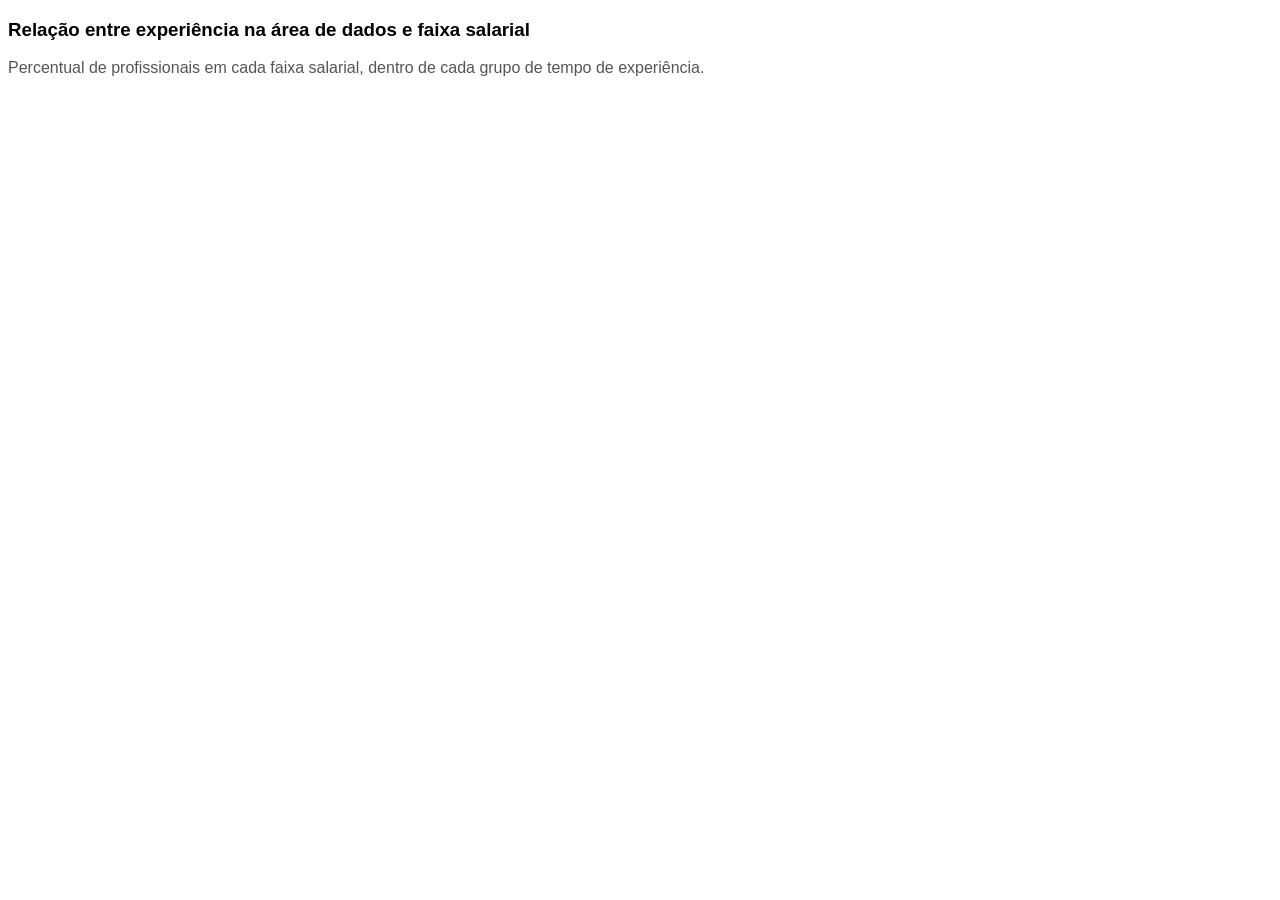
<file: vis02-linhas/index.html>
<!DOCTYPE html>
<html lang="pt-BR">
<head>
  <meta charset="utf-8">
  <title>Relação entre experiência na área de dados e faixa salarial</title>
  <script src="https://d3js.org/d3.v6.js"></script>
  <link rel="stylesheet" href="style.css">
</head>
<body>
  <h3>Relação entre experiência na área de dados e faixa salarial</h3>
  <p class="subtitle">
    Percentual de profissionais em cada faixa salarial, dentro de cada grupo de tempo de experiência.
  </p>
  <div id="my_dataviz"></div>
  <script src="script.js"></script>
</body>
</html>
</file>
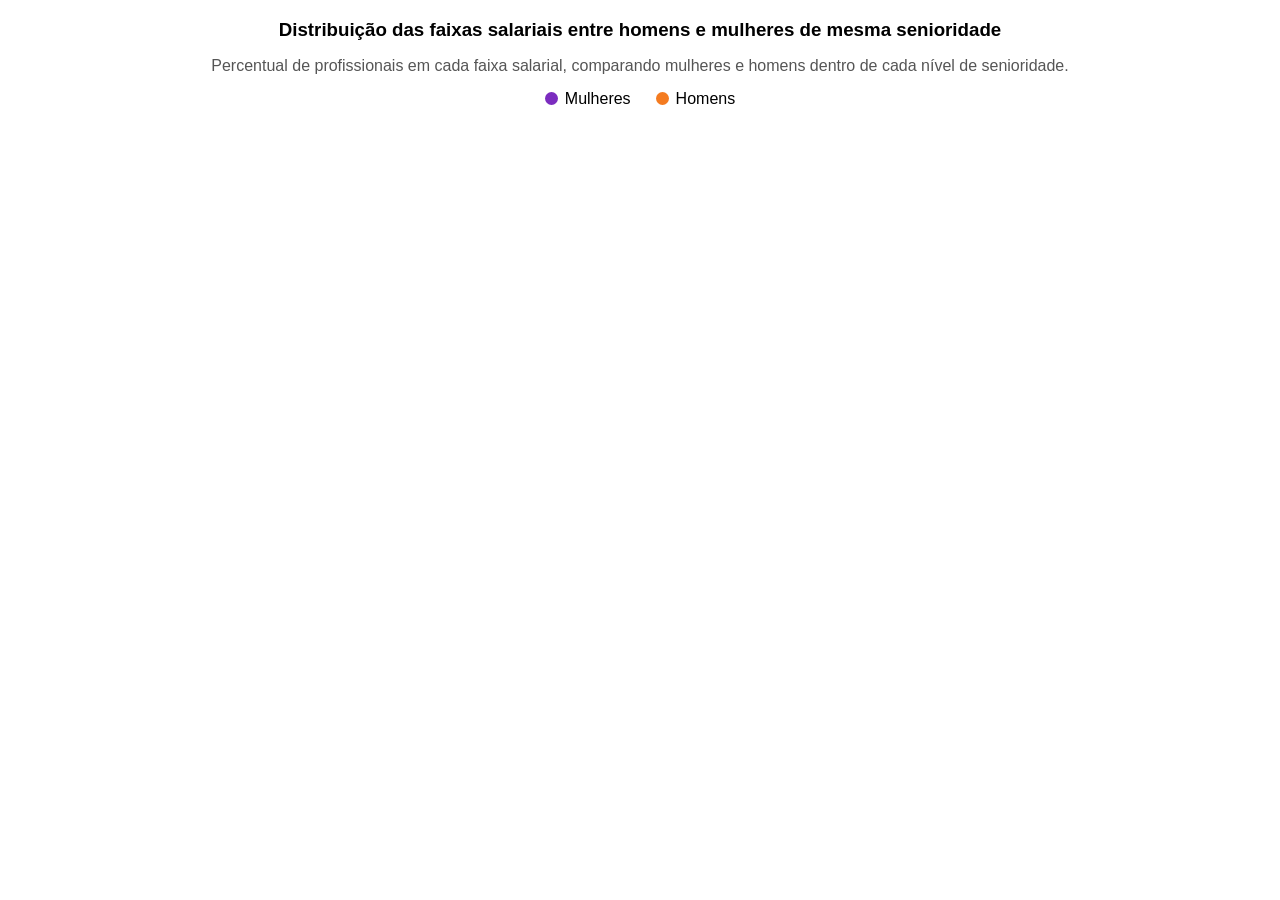
<file: vis03-pontos/index.html>
<!DOCTYPE html>
<html lang="pt-BR">
<head>
  <meta charset="utf-8">
  <title>Faixas salariais entre homens e mulheres de mesma senioridade</title>
  <script src="https://d3js.org/d3.v4.js"></script>
  <link rel="stylesheet" href="style.css">
</head>
<body>
  <h3>
    Distribuição das faixas salariais entre homens e mulheres de mesma senioridade
  </h3>

  <p class="subtitle">
    Percentual de profissionais em cada faixa salarial, comparando
    mulheres e homens dentro de cada nível de senioridade.
  </p>


  <!-- LEGENDA -->
  <div class="legend">

    <div class="legend-item">
      <div class="legend-dot female"></div>
      Mulheres
    </div>

    <div class="legend-item">
      <div class="legend-dot male"></div>
      Homens
    </div>

  </div>


  <!-- GRÁFICO -->
  <div id="my_dataviz"></div>

  <script src="script.js"></script>
</body>
</html>
</file>
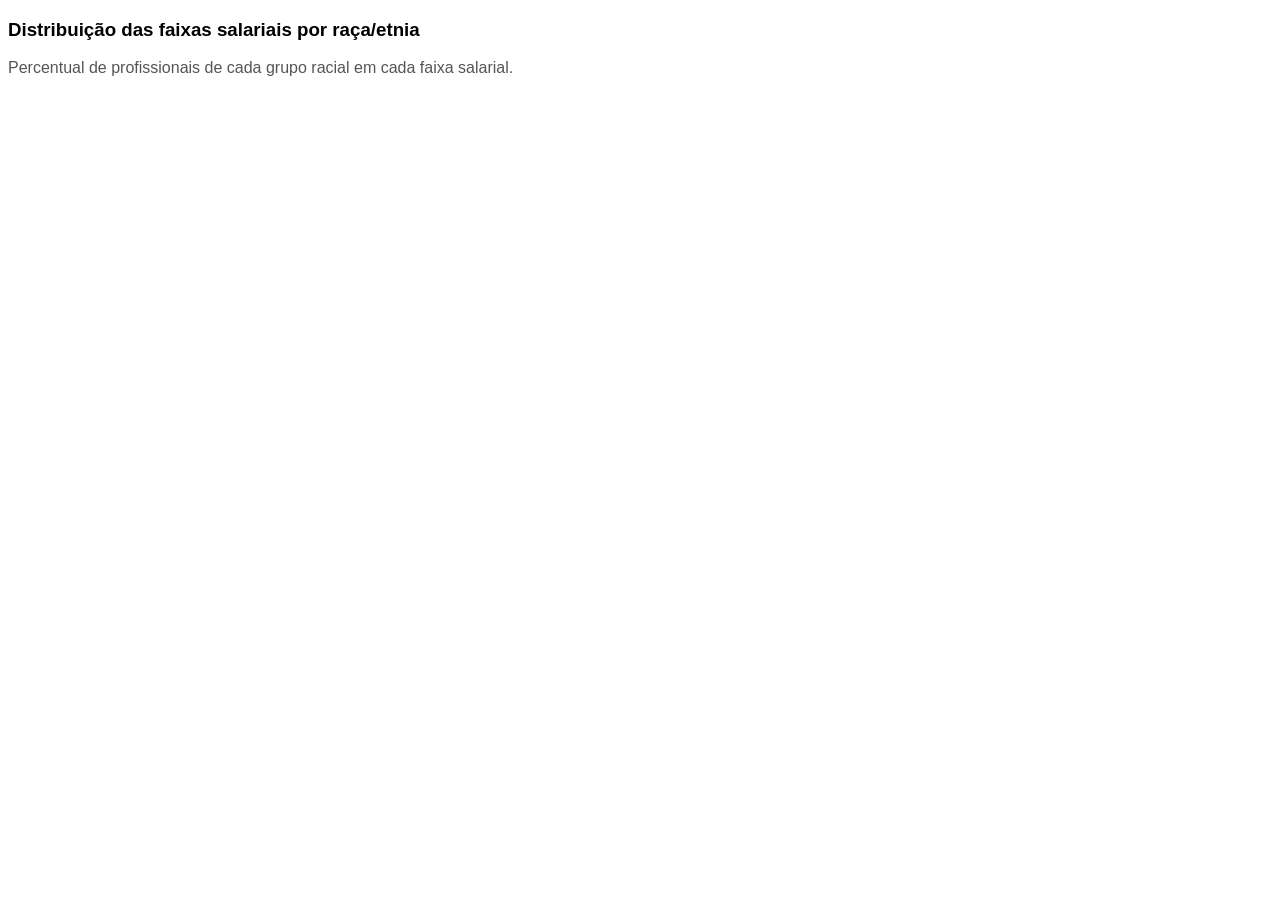
<file: vis04-heatmap/index.html>
<!DOCTYPE html>
<html lang="pt-BR">
<head>
  <meta charset="utf-8">
  <title>Faixas salariais por raça/etnia</title>
  <script src="https://d3js.org/d3.v6.js"></script>
  <link rel="stylesheet" href="style.css">
</head>
<body>
  <h3>Distribuição das faixas salariais por raça/etnia</h3>

  <p class="subtitle">
    Percentual de profissionais de cada grupo racial em cada faixa salarial.
  </p>

  <!-- Local onde o gráfico será criado -->
  <div id="my_dataviz"></div>

  <script src="script.js"></script>
</body>
</html>
</file>
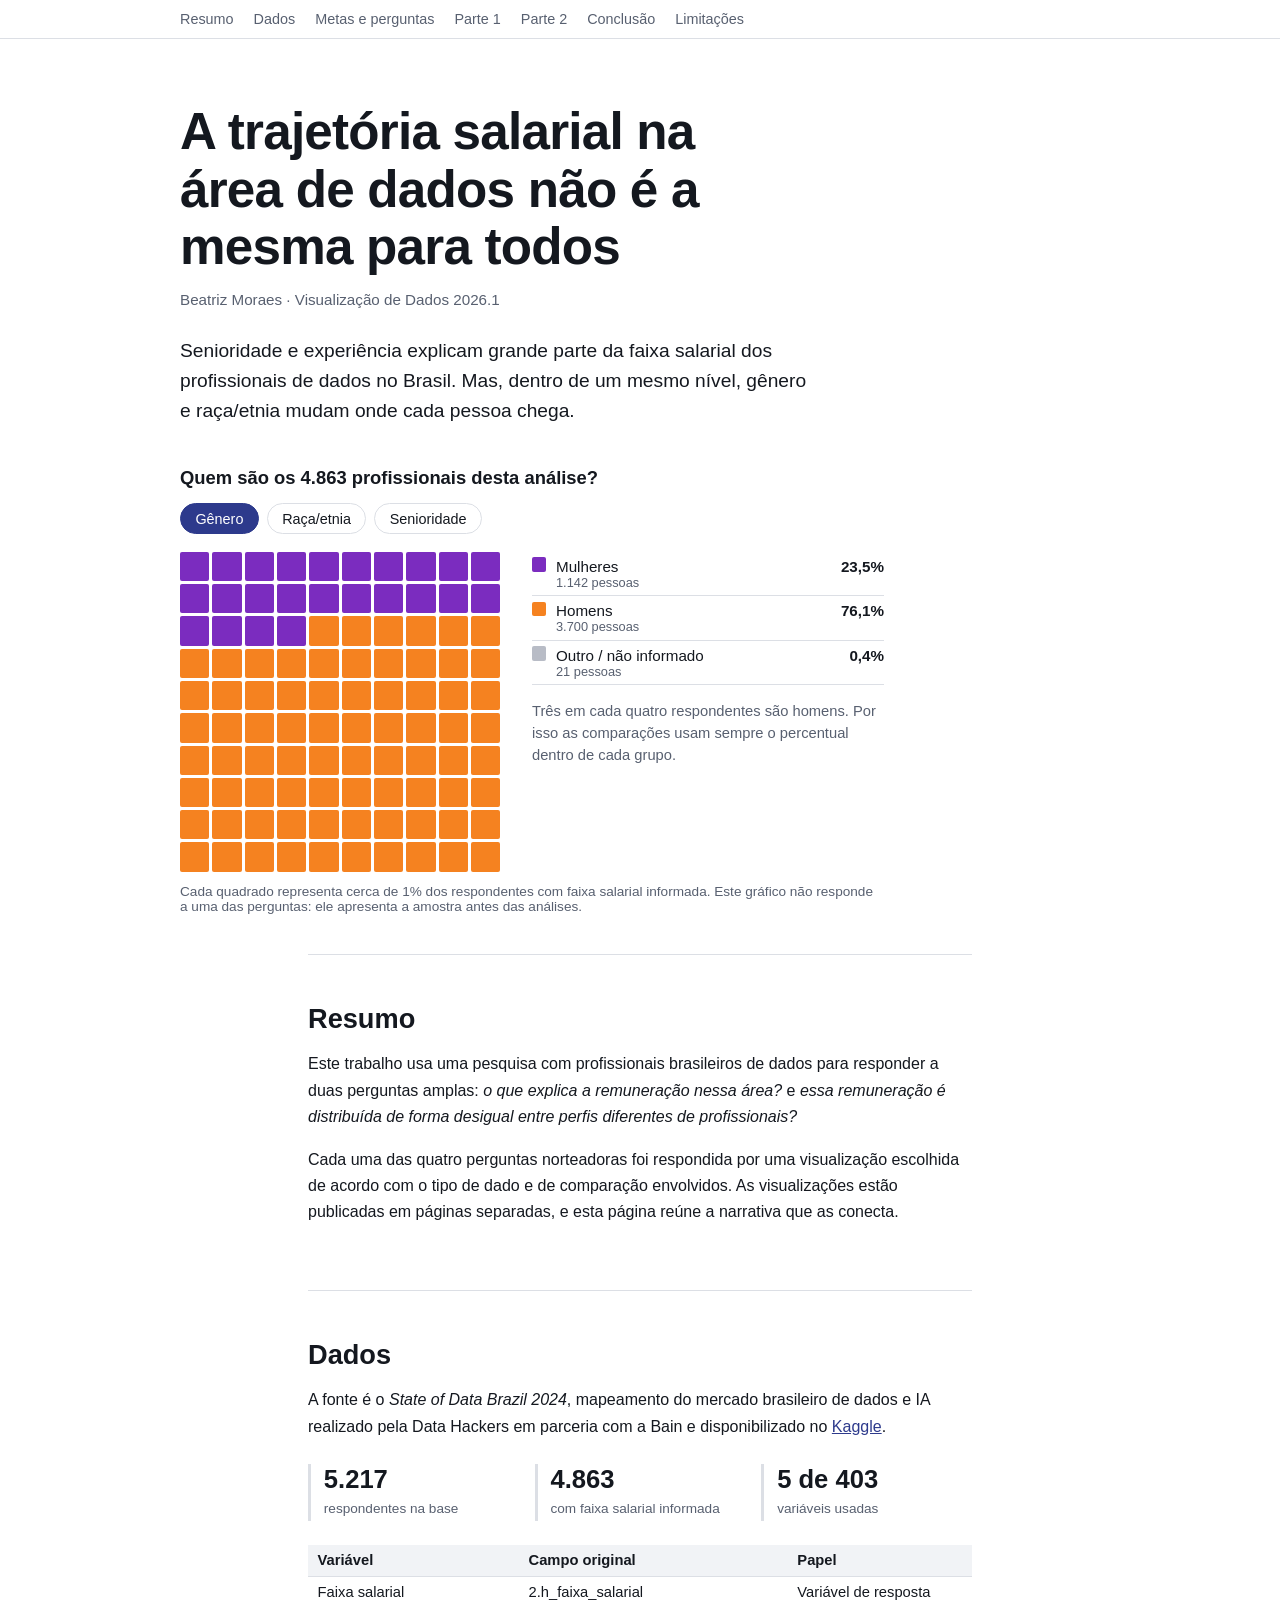
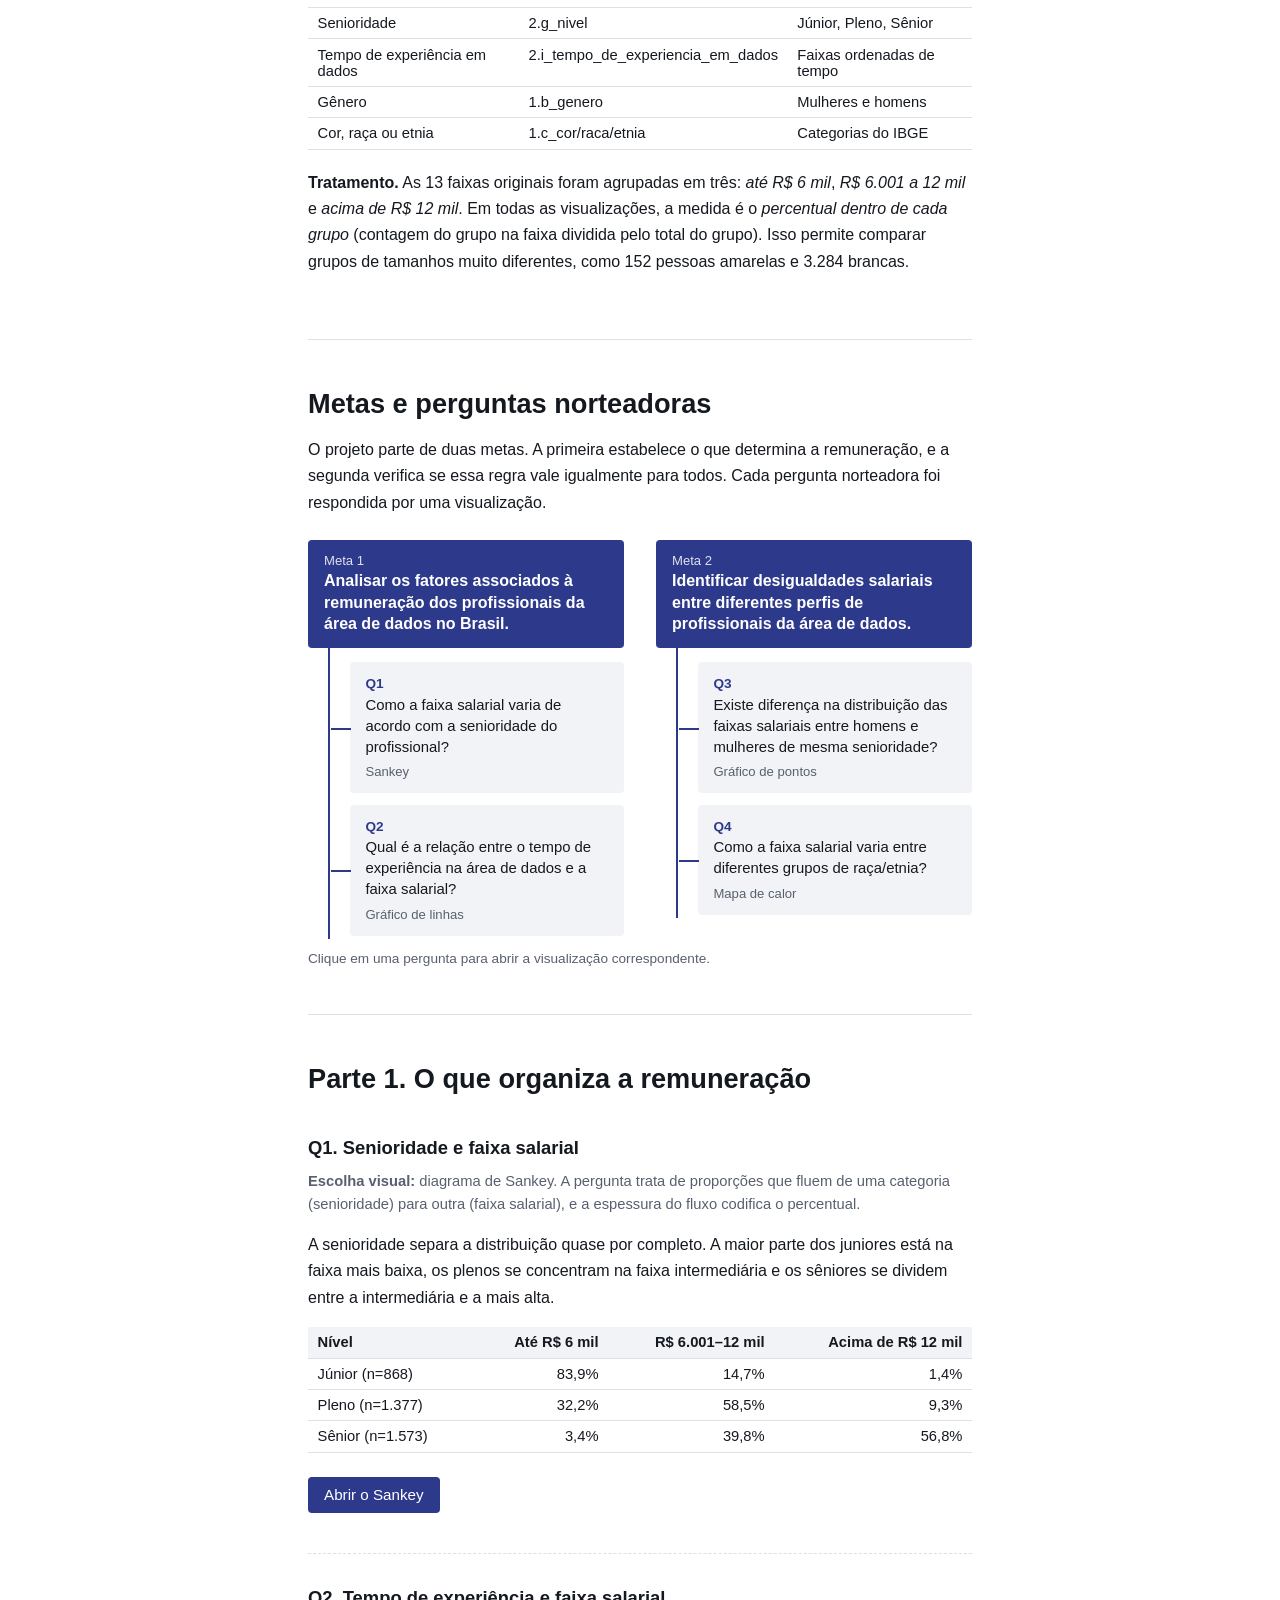
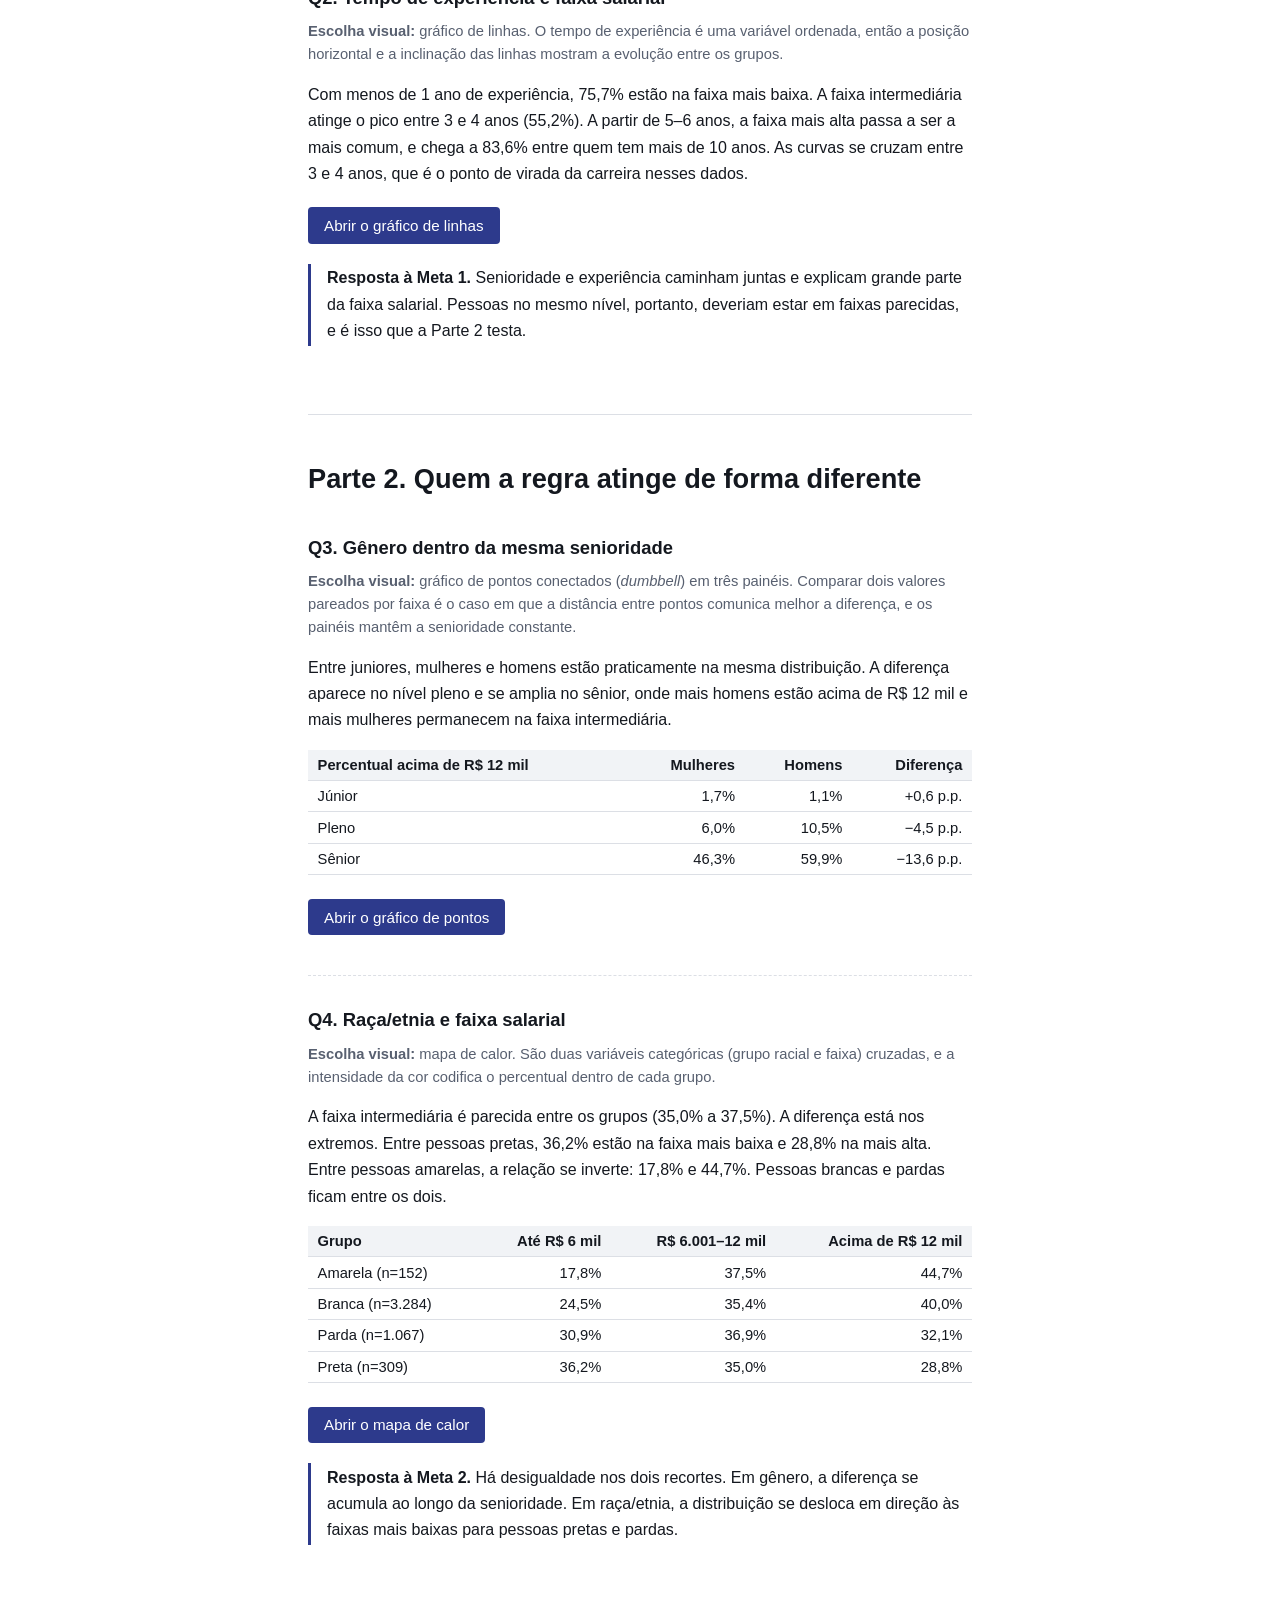
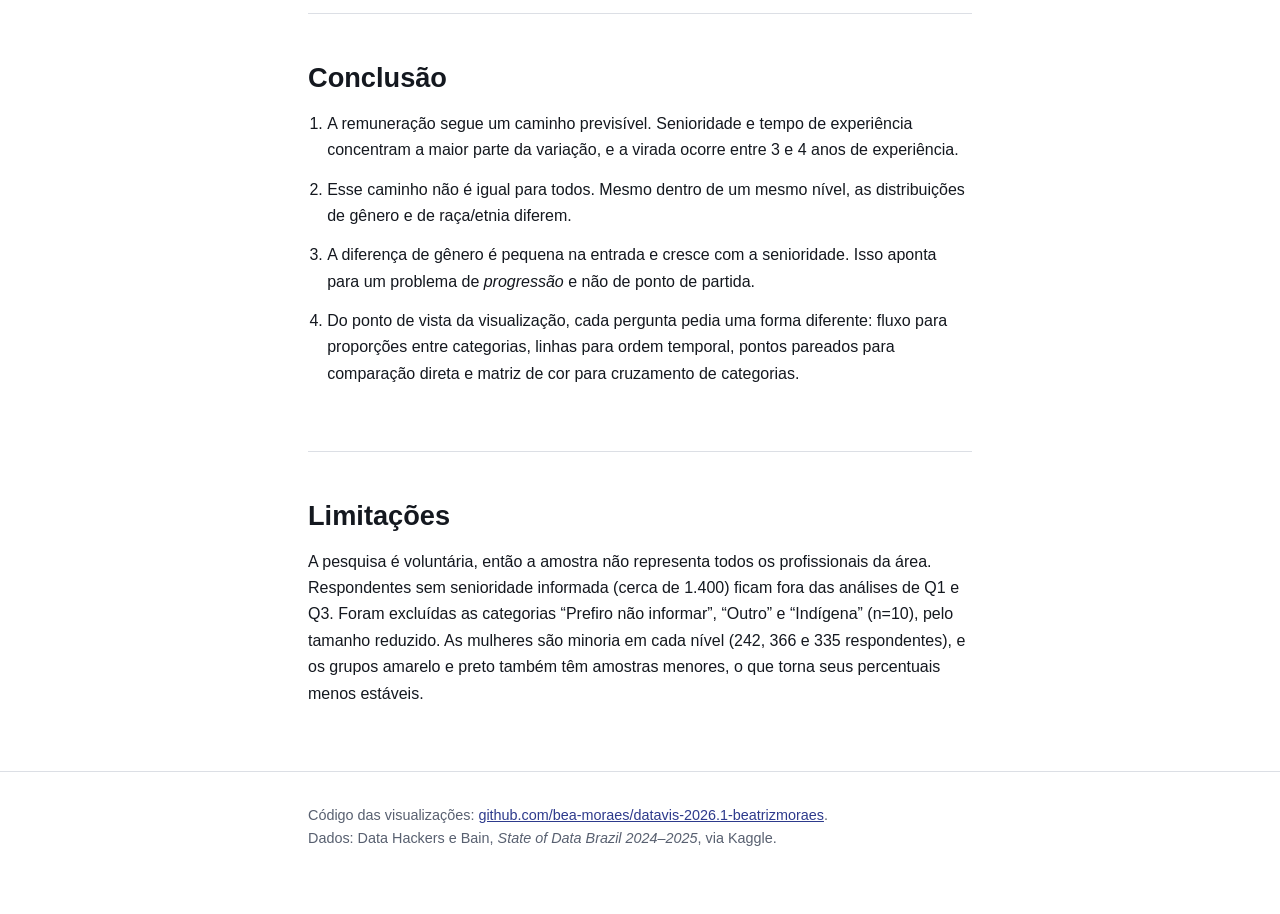
<file: storytelling.html>
<!DOCTYPE html>
<html lang="pt-BR">
<head>
<meta charset="utf-8">
<meta name="viewport" content="width=device-width, initial-scale=1">
<title>Remuneração e desigualdade na área de dados no Brasil</title>
<style>
:root{
  --bg:#ffffff; --ink:#14181f; --muted:#586070; --rule:#dcdfe5; --panel:#f1f3f6;
  --low:#5ec2a1; --mid:#f2915f; --high:#8f9bd0; --accent:#2d3a8c;
  --serif:Arial,Helvetica,sans-serif;
  --sans:Arial,Helvetica,sans-serif;
}
*{box-sizing:border-box}
html{scroll-behavior:smooth}
body{margin:0;background:var(--bg);color:var(--ink);font:1rem/1.65 var(--serif)}
a{color:var(--accent)}
:focus-visible{outline:3px solid var(--accent);outline-offset:3px}
.wrap{max-width:44rem;margin:0 auto;padding:0 1.25rem}
nav{border-bottom:1px solid var(--rule);font:500 .9rem var(--sans);position:sticky;top:0;background:var(--bg);z-index:5}
nav .wrap{display:flex;gap:1.25rem;flex-wrap:wrap;padding-top:.7rem;padding-bottom:.7rem;max-width:60rem}
nav a{color:var(--muted);text-decoration:none}
nav a:hover{color:var(--ink)}
header{padding:4rem 0 2.5rem}
.hero{max-width:60rem;margin:0 auto;padding:0 1.25rem}
h1{font:600 clamp(2rem,5vw,3.2rem)/1.12 var(--serif);letter-spacing:-.015em;margin:0 0 1rem;max-width:20ch}
.byline{font:400 .95rem var(--sans);color:var(--muted);margin:0 0 1.75rem}
.map{display:grid;grid-template-columns:1fr 1fr;gap:2rem;margin:1.5rem 0 .5rem}
.mgoal{background:var(--accent);color:#fff;padding:.8rem 1rem;border-radius:4px;font:600 1rem/1.35 var(--sans)}
.mgoal small{display:block;font:400 .82rem var(--sans);opacity:.85;margin-bottom:.15rem}
.mqs{border-left:2px solid var(--accent);margin:0 0 0 1.25rem;padding:.9rem 0 .2rem 1.25rem;display:grid;gap:.7rem}
.mq{position:relative;display:block;background:var(--panel);color:var(--ink);text-decoration:none;padding:.7rem .9rem;border-radius:4px;font:400 .93rem/1.4 var(--sans);border:1px solid transparent}
.mq::before{content:"";position:absolute;left:-1.25rem;top:50%;width:1.25rem;border-top:2px solid var(--accent)}
.mq:hover{border-color:var(--accent)}
.mq b{display:block;font-size:.85rem;color:var(--accent);margin-bottom:.1rem}
.mq span{display:block;margin-top:.35rem;font-size:.82rem;color:var(--muted)}
@media (max-width:640px){.map{grid-template-columns:1fr;gap:1.5rem}}
.lead{font-size:1.2rem;line-height:1.55;max-width:40rem;margin:0}
.who{margin-top:2.5rem;max-width:44rem}
.whoh{font:600 1.15rem/1.35 var(--sans);margin:0 0 .8rem}
.tabs{display:flex;gap:.5rem;margin-bottom:1.1rem;flex-wrap:wrap}
.tabs button{font:500 .9rem var(--sans);padding:.4rem .9rem;border:1px solid var(--rule);background:var(--bg);color:var(--ink);border-radius:999px;cursor:pointer}
.tabs button[aria-pressed="true"]{background:var(--accent);border-color:var(--accent);color:#fff}
.whobody{display:flex;gap:2rem;align-items:flex-start;flex-wrap:wrap}
.waffle{display:grid;grid-template-columns:repeat(10,1fr);gap:3px;width:min(20rem,100%);flex:0 0 auto}
.waffle i{aspect-ratio:1;border-radius:2px;transition:opacity .15s}
.waffle.dim i{opacity:.18}
.waffle.dim i.on{opacity:1}
.wlegend{list-style:none;margin:0;padding:0;font:400 .95rem var(--sans);min-width:15rem}
.wlegend li{display:grid;grid-template-columns:.9rem 1fr auto;gap:.6rem;align-items:baseline;padding:.35rem 0;border-bottom:1px solid var(--rule)}
.wlegend em{font-style:normal;display:inline-block;width:.9rem;height:.9rem;border-radius:2px}
.wlegend b{font-variant-numeric:tabular-nums}
.wlegend small{display:block;color:var(--muted);font-size:.8rem}
.wnote{font:400 .92rem/1.5 var(--sans);color:var(--muted);margin:.9rem 0 0;max-width:22rem}
.cap{font:400 .85rem var(--sans);color:var(--muted);margin:.75rem 0 0;max-width:44rem}
section{padding:3rem 0;border-top:1px solid var(--rule)}
h2{font:600 1.7rem/1.2 var(--serif);margin:0 0 1rem}
h3{font:600 1.15rem/1.35 var(--sans);margin:2.5rem 0 .6rem}
p{margin:0 0 1rem}
.sans{font-family:var(--sans)}
.kv{display:grid;grid-template-columns:repeat(auto-fit,minmax(9rem,1fr));gap:1rem;margin:1.5rem 0;font-family:var(--sans)}
.kv div{border-left:3px solid var(--rule);padding-left:.8rem}
.kv b{display:block;font:600 1.6rem/1.2 var(--serif)}
.kv span{font-size:.85rem;color:var(--muted)}
table{width:100%;border-collapse:collapse;font:400 .92rem var(--sans);margin:.5rem 0 1.25rem}
th,td{text-align:left;padding:.45rem .6rem;border-bottom:1px solid var(--rule);vertical-align:top}
th{font-weight:600;background:var(--panel)}
td.n,th.n{text-align:right;font-variant-numeric:tabular-nums}
.q{margin:2.5rem 0 0;padding-top:2rem;border-top:1px dashed var(--rule)}
.q:first-of-type{border-top:0;padding-top:0}
.q h3{margin-top:0}
.meta{font:400 .92rem/1.55 var(--sans);color:var(--muted);margin:0 0 1rem}
.btn{display:inline-block;font:500 .95rem var(--sans);background:var(--accent);color:#fff;text-decoration:none;padding:.6rem 1rem;border-radius:4px;margin:.25rem 0 0}
.btn:hover{filter:brightness(1.12)}
.finding{border-left:3px solid var(--accent);padding:.1rem 0 .1rem 1rem;margin:1.25rem 0}
ol.concl{padding-left:1.2rem}
ol.concl li{margin:0 0 .8rem}
footer{border-top:1px solid var(--rule);padding:2rem 0 4rem;font:400 .9rem/1.6 var(--sans);color:var(--muted)}
</style>
</head>
<body>

<nav aria-label="Seções"><div class="wrap">
  <a href="#resumo">Resumo</a><a href="#dados">Dados</a><a href="#metas">Metas e perguntas</a>
  <a href="#parte1">Parte 1</a><a href="#parte2">Parte 2</a><a href="#conclusao">Conclusão</a><a href="#limites">Limitações</a>
</div></nav>

<header><div class="hero">
  <h1>A trajetória salarial na área de dados não é a mesma para todos</h1>
  <p class="byline">Beatriz Moraes · Visualização de Dados 2026.1</p>

  <p class="lead">Senioridade e experiência explicam grande parte da faixa salarial dos profissionais de dados no Brasil. Mas, dentro de um mesmo nível, gênero e raça/etnia mudam onde cada pessoa chega.</p>

  <div class="who">
    <h2 class="whoh">Quem são os 4.863 profissionais desta análise?</h2>
    <div class="tabs" role="group" aria-label="Variável do perfil">
      <button type="button" data-k="g" aria-pressed="true">Gênero</button>
      <button type="button" data-k="r" aria-pressed="false">Raça/etnia</button>
      <button type="button" data-k="n" aria-pressed="false">Senioridade</button>
    </div>
    <div class="whobody">
      <div class="waffle" id="waffle" role="img" aria-label="Gráfico de 100 quadrados com a composição da amostra"></div>
      <div>
        <ul class="wlegend" id="wlegend"></ul>
        <p class="wnote" id="wnote"></p>
      </div>
    </div>
    <p class="cap">Cada quadrado representa cerca de 1% dos respondentes com faixa salarial informada. Este gráfico não responde a uma das perguntas: ele apresenta a amostra antes das análises.</p>
  </div>

</div></header>

<main class="wrap">

<section id="resumo">
  <h2>Resumo</h2>
  <p>Este trabalho usa uma pesquisa com profissionais brasileiros de dados para responder a duas perguntas amplas: <em>o que explica a remuneração nessa área?</em> e <em>essa remuneração é distribuída de forma desigual entre perfis diferentes de profissionais?</em></p>
  <p>Cada uma das quatro perguntas norteadoras foi respondida por uma visualização escolhida de acordo com o tipo de dado e de comparação envolvidos. As visualizações estão publicadas em páginas separadas, e esta página reúne a narrativa que as conecta.</p>
</section>

<section id="dados">
  <h2>Dados</h2>
  <p>A fonte é o <em>State of Data Brazil 2024</em>, mapeamento do mercado brasileiro de dados e IA realizado pela Data Hackers em parceria com a Bain e disponibilizado no <a href="https://www.kaggle.com/datasets/datahackers/state-of-data-brazil-20242025">Kaggle</a>.</p>
  <div class="kv">
    <div><b>5.217</b><span>respondentes na base</span></div>
    <div><b>4.863</b><span>com faixa salarial informada</span></div>
    <div><b>5 de 403</b><span>variáveis usadas</span></div>
  </div>
  <table>
    <thead><tr><th>Variável</th><th>Campo original</th><th>Papel</th></tr></thead>
    <tbody>
      <tr><td>Faixa salarial</td><td>2.h_faixa_salarial</td><td>Variável de resposta</td></tr>
      <tr><td>Senioridade</td><td>2.g_nivel</td><td>Júnior, Pleno, Sênior</td></tr>
      <tr><td>Tempo de experiência em dados</td><td>2.i_tempo_de_experiencia_em_dados</td><td>Faixas ordenadas de tempo</td></tr>
      <tr><td>Gênero</td><td>1.b_genero</td><td>Mulheres e homens</td></tr>
      <tr><td>Cor, raça ou etnia</td><td>1.c_cor/raca/etnia</td><td>Categorias do IBGE</td></tr>
    </tbody>
  </table>
  <p><strong>Tratamento.</strong> As 13 faixas originais foram agrupadas em três: <em>até R$ 6 mil</em>, <em>R$ 6.001 a 12 mil</em> e <em>acima de R$ 12 mil</em>. Em todas as visualizações, a medida é o <em>percentual dentro de cada grupo</em> (contagem do grupo na faixa dividida pelo total do grupo). Isso permite comparar grupos de tamanhos muito diferentes, como 152 pessoas amarelas e 3.284 brancas.</p>
</section>

<section id="metas">
  <h2>Metas e perguntas norteadoras</h2>
  <p>O projeto parte de duas metas. A primeira estabelece o que determina a remuneração, e a segunda verifica se essa regra vale igualmente para todos. Cada pergunta norteadora foi respondida por uma visualização.</p>
  <div class="map" aria-label="Metas, perguntas e visualizações">
    <div class="mcol">
      <div class="mgoal"><small>Meta 1</small>Analisar os fatores associados à remuneração dos profissionais da área de dados no Brasil.</div>
      <div class="mqs">
        <a class="mq" href="https://bea-moraes.github.io/datavis-2026.1-beatrizmoraes/vis01-sankey/"><b>Q1</b>Como a faixa salarial varia de acordo com a senioridade do profissional?<span>Sankey</span></a>
        <a class="mq" href="https://bea-moraes.github.io/datavis-2026.1-beatrizmoraes/vis02-linhas/"><b>Q2</b>Qual é a relação entre o tempo de experiência na área de dados e a faixa salarial?<span>Gráfico de linhas</span></a>
      </div>
    </div>
    <div class="mcol">
      <div class="mgoal"><small>Meta 2</small>Identificar desigualdades salariais entre diferentes perfis de profissionais da área de dados.</div>
      <div class="mqs">
        <a class="mq" href="https://bea-moraes.github.io/datavis-2026.1-beatrizmoraes/vis03-pontos/"><b>Q3</b>Existe diferença na distribuição das faixas salariais entre homens e mulheres de mesma senioridade?<span>Gráfico de pontos</span></a>
        <a class="mq" href="https://bea-moraes.github.io/datavis-2026.1-beatrizmoraes/vis04-heatmap/"><b>Q4</b>Como a faixa salarial varia entre diferentes grupos de raça/etnia?<span>Mapa de calor</span></a>
      </div>
    </div>
  </div>
  <p class="cap">Clique em uma pergunta para abrir a visualização correspondente.</p>
</section>

<section id="parte1">
  <h2>Parte 1. O que organiza a remuneração</h2>

  <div class="q">
    <h3>Q1. Senioridade e faixa salarial</h3>
    <p class="meta"><b>Escolha visual:</b> diagrama de Sankey. A pergunta trata de proporções que fluem de uma categoria (senioridade) para outra (faixa salarial), e a espessura do fluxo codifica o percentual.</p>
    <p>A senioridade separa a distribuição quase por completo. A maior parte dos juniores está na faixa mais baixa, os plenos se concentram na faixa intermediária e os sêniores se dividem entre a intermediária e a mais alta.</p>
    <table>
      <thead><tr><th>Nível</th><th class="n">Até R$ 6 mil</th><th class="n">R$ 6.001–12 mil</th><th class="n">Acima de R$ 12 mil</th></tr></thead>
      <tbody>
        <tr><td>Júnior (n=868)</td><td class="n">83,9%</td><td class="n">14,7%</td><td class="n">1,4%</td></tr>
        <tr><td>Pleno (n=1.377)</td><td class="n">32,2%</td><td class="n">58,5%</td><td class="n">9,3%</td></tr>
        <tr><td>Sênior (n=1.573)</td><td class="n">3,4%</td><td class="n">39,8%</td><td class="n">56,8%</td></tr>
      </tbody>
    </table>
    <a class="btn" href="https://bea-moraes.github.io/datavis-2026.1-beatrizmoraes/vis01-sankey/">Abrir o Sankey</a>
  </div>

  <div class="q">
    <h3>Q2. Tempo de experiência e faixa salarial</h3>
    <p class="meta"><b>Escolha visual:</b> gráfico de linhas. O tempo de experiência é uma variável ordenada, então a posição horizontal e a inclinação das linhas mostram a evolução entre os grupos.</p>
    <p>Com menos de 1 ano de experiência, 75,7% estão na faixa mais baixa. A faixa intermediária atinge o pico entre 3 e 4 anos (55,2%). A partir de 5–6 anos, a faixa mais alta passa a ser a mais comum, e chega a 83,6% entre quem tem mais de 10 anos. As curvas se cruzam entre 3 e 4 anos, que é o ponto de virada da carreira nesses dados.</p>
    <a class="btn" href="https://bea-moraes.github.io/datavis-2026.1-beatrizmoraes/vis02-linhas/">Abrir o gráfico de linhas</a>
  </div>

  <div class="finding"><b>Resposta à Meta 1.</b> Senioridade e experiência caminham juntas e explicam grande parte da faixa salarial. Pessoas no mesmo nível, portanto, deveriam estar em faixas parecidas, e é isso que a Parte 2 testa.</div>
</section>

<section id="parte2">
  <h2>Parte 2. Quem a regra atinge de forma diferente</h2>

  <div class="q">
    <h3>Q3. Gênero dentro da mesma senioridade</h3>
    <p class="meta"><b>Escolha visual:</b> gráfico de pontos conectados (<em>dumbbell</em>) em três painéis. Comparar dois valores pareados por faixa é o caso em que a distância entre pontos comunica melhor a diferença, e os painéis mantêm a senioridade constante.</p>
    <p>Entre juniores, mulheres e homens estão praticamente na mesma distribuição. A diferença aparece no nível pleno e se amplia no sênior, onde mais homens estão acima de R$ 12 mil e mais mulheres permanecem na faixa intermediária.</p>
    <table>
      <thead><tr><th>Percentual acima de R$ 12 mil</th><th class="n">Mulheres</th><th class="n">Homens</th><th class="n">Diferença</th></tr></thead>
      <tbody>
        <tr><td>Júnior</td><td class="n">1,7%</td><td class="n">1,1%</td><td class="n">+0,6 p.p.</td></tr>
        <tr><td>Pleno</td><td class="n">6,0%</td><td class="n">10,5%</td><td class="n">−4,5 p.p.</td></tr>
        <tr><td>Sênior</td><td class="n">46,3%</td><td class="n">59,9%</td><td class="n">−13,6 p.p.</td></tr>
      </tbody>
    </table>
    <a class="btn" href="https://bea-moraes.github.io/datavis-2026.1-beatrizmoraes/vis03-pontos/">Abrir o gráfico de pontos</a>
  </div>

  <div class="q">
    <h3>Q4. Raça/etnia e faixa salarial</h3>
    <p class="meta"><b>Escolha visual:</b> mapa de calor. São duas variáveis categóricas (grupo racial e faixa) cruzadas, e a intensidade da cor codifica o percentual dentro de cada grupo.</p>
    <p>A faixa intermediária é parecida entre os grupos (35,0% a 37,5%). A diferença está nos extremos. Entre pessoas pretas, 36,2% estão na faixa mais baixa e 28,8% na mais alta. Entre pessoas amarelas, a relação se inverte: 17,8% e 44,7%. Pessoas brancas e pardas ficam entre os dois.</p>
    <table>
      <thead><tr><th>Grupo</th><th class="n">Até R$ 6 mil</th><th class="n">R$ 6.001–12 mil</th><th class="n">Acima de R$ 12 mil</th></tr></thead>
      <tbody>
        <tr><td>Amarela (n=152)</td><td class="n">17,8%</td><td class="n">37,5%</td><td class="n">44,7%</td></tr>
        <tr><td>Branca (n=3.284)</td><td class="n">24,5%</td><td class="n">35,4%</td><td class="n">40,0%</td></tr>
        <tr><td>Parda (n=1.067)</td><td class="n">30,9%</td><td class="n">36,9%</td><td class="n">32,1%</td></tr>
        <tr><td>Preta (n=309)</td><td class="n">36,2%</td><td class="n">35,0%</td><td class="n">28,8%</td></tr>
      </tbody>
    </table>
    <a class="btn" href="https://bea-moraes.github.io/datavis-2026.1-beatrizmoraes/vis04-heatmap/">Abrir o mapa de calor</a>
  </div>

  <div class="finding"><b>Resposta à Meta 2.</b> Há desigualdade nos dois recortes. Em gênero, a diferença se acumula ao longo da senioridade. Em raça/etnia, a distribuição se desloca em direção às faixas mais baixas para pessoas pretas e pardas.</div>
</section>

<section id="conclusao">
  <h2>Conclusão</h2>
  <ol class="concl">
    <li>A remuneração segue um caminho previsível. Senioridade e tempo de experiência concentram a maior parte da variação, e a virada ocorre entre 3 e 4 anos de experiência.</li>
    <li>Esse caminho não é igual para todos. Mesmo dentro de um mesmo nível, as distribuições de gênero e de raça/etnia diferem.</li>
    <li>A diferença de gênero é pequena na entrada e cresce com a senioridade. Isso aponta para um problema de <em>progressão</em> e não de ponto de partida.</li>
    <li>Do ponto de vista da visualização, cada pergunta pedia uma forma diferente: fluxo para proporções entre categorias, linhas para ordem temporal, pontos pareados para comparação direta e matriz de cor para cruzamento de categorias.</li>
  </ol>
</section>

<section id="limites">
  <h2>Limitações</h2>
  <p>A pesquisa é voluntária, então a amostra não representa todos os profissionais da área. Respondentes sem senioridade informada (cerca de 1.400) ficam fora das análises de Q1 e Q3. Foram excluídas as categorias “Prefiro não informar”, “Outro” e “Indígena” (n=10), pelo tamanho reduzido. As mulheres são minoria em cada nível (242, 366 e 335 respondentes), e os grupos amarelo e preto também têm amostras menores, o que torna seus percentuais menos estáveis.</p>
</section>

</main>

<footer><div class="wrap">
  Código das visualizações: <a href="https://github.com/bea-moraes/datavis-2026.1-beatrizmoraes">github.com/bea-moraes/datavis-2026.1-beatrizmoraes</a>.<br>
  Dados: Data Hackers e Bain, <em>State of Data Brazil 2024–2025</em>, via Kaggle.
</div></footer>

<script>
(function(){
var D={
g:{note:"Três em cada quatro respondentes são homens. Por isso as comparações usam sempre o percentual dentro de cada grupo.",
   it:[["Mulheres",1142,"#7b2cbf"],["Homens",3700,"#f58220"],["Outro / não informado",21,"#b8bcc6"]]},
r:{note:"Pessoas pretas e amarelas somam menos de 10% da amostra, o que torna seus percentuais menos estáveis.",
   it:[["Branca",3284,"#2d3a8c"],["Parda",1067,"#5ec2a1"],["Preta",309,"#f2915f"],["Amarela",152,"#8f9bd0"],["Outra / não informada",51,"#b8bcc6"]]},
n:{note:"21,5% não informaram o nível e ficam fora das análises de senioridade (Q1 e Q3).",
   it:[["Júnior",868,"#5ec2a1"],["Pleno",1377,"#f2915f"],["Sênior",1573,"#8f9bd0"],["Sem nível informado",1045,"#b8bcc6"]]}
};
var T=4863,W=document.getElementById("waffle"),L=document.getElementById("wlegend"),N=document.getElementById("wnote");
function pct(v){return v.toFixed(1).replace(".",",")+"%"}
function alloc(it){var a=it.map(function(x,i){var e=x[1]/T*100;return{i:i,f:Math.floor(e),r:e-Math.floor(e)}});
 var left=100-a.reduce(function(s,x){return s+x.f},0);
 a.slice().sort(function(p,q){return q.r-p.r}).slice(0,left).forEach(function(x){a[x.i].f++});
 return a.map(function(x){return x.f})}
function draw(k){var d=D[k],c=alloc(d.it),h="",l="";
 d.it.forEach(function(x,i){for(var j=0;j<c[i];j++)h+='<i data-i="'+i+'" style="background:'+x[2]+'"></i>';
  l+='<li tabindex="0" data-i="'+i+'"><em style="background:'+x[2]+'"></em><span>'+x[0]+'<small>'+x[1].toLocaleString("pt-BR")+' pessoas</small></span><b>'+pct(x[1]/T*100)+'</b></li>'});
 W.innerHTML=h;L.innerHTML=l;N.textContent=d.note;W.classList.remove("dim");
 [].forEach.call(L.children,function(li){
  function on(){W.classList.add("dim");[].forEach.call(W.children,function(q){q.classList.toggle("on",q.dataset.i===li.dataset.i)})}
  function off(){W.classList.remove("dim")}
  li.addEventListener("mouseenter",on);li.addEventListener("focus",on);li.addEventListener("mouseleave",off);li.addEventListener("blur",off)})}
[].forEach.call(document.querySelectorAll(".tabs button"),function(b){b.addEventListener("click",function(){
 [].forEach.call(document.querySelectorAll(".tabs button"),function(o){o.setAttribute("aria-pressed",o===b)});draw(b.dataset.k)})});
draw("g");
})();
</script>
</body>
</html>
</file>
<file: vis02-linhas/style.css>
body {
  font-family: Arial, sans-serif;
}

.subtitle {
  color: #555;
  max-width: 760px;
}

.grid line {
  stroke: #e5e5e5;
}
</file>
<file: vis03-pontos/style.css>
body {
    font-family: Arial, sans-serif;
  }

  h3 {
    text-align: center;
    margin-bottom: 5px;
  }

  .subtitle {
    text-align: center;
    color: #555;
    margin-bottom: 15px;
  }

  .legend {
    display: flex;
    justify-content: center;
    gap: 25px;
    margin-bottom: 15px;
  }

  .legend-item {
    display: flex;
    align-items: center;
    gap: 7px;
  }

  .legend-dot {
    width: 13px;
    height: 13px;
    border-radius: 50%;
  }

  .female {
    background-color: #7B2CBF;
  }

  .male {
    background-color: #F47B20;
  }

  #my_dataviz {
    display: flex;
    justify-content: center;
  }
</file>
<file: vis04-heatmap/style.css>
body {
    font-family: Arial, sans-serif;
  }

  .subtitle {
    color: #555;
  }
</file>
